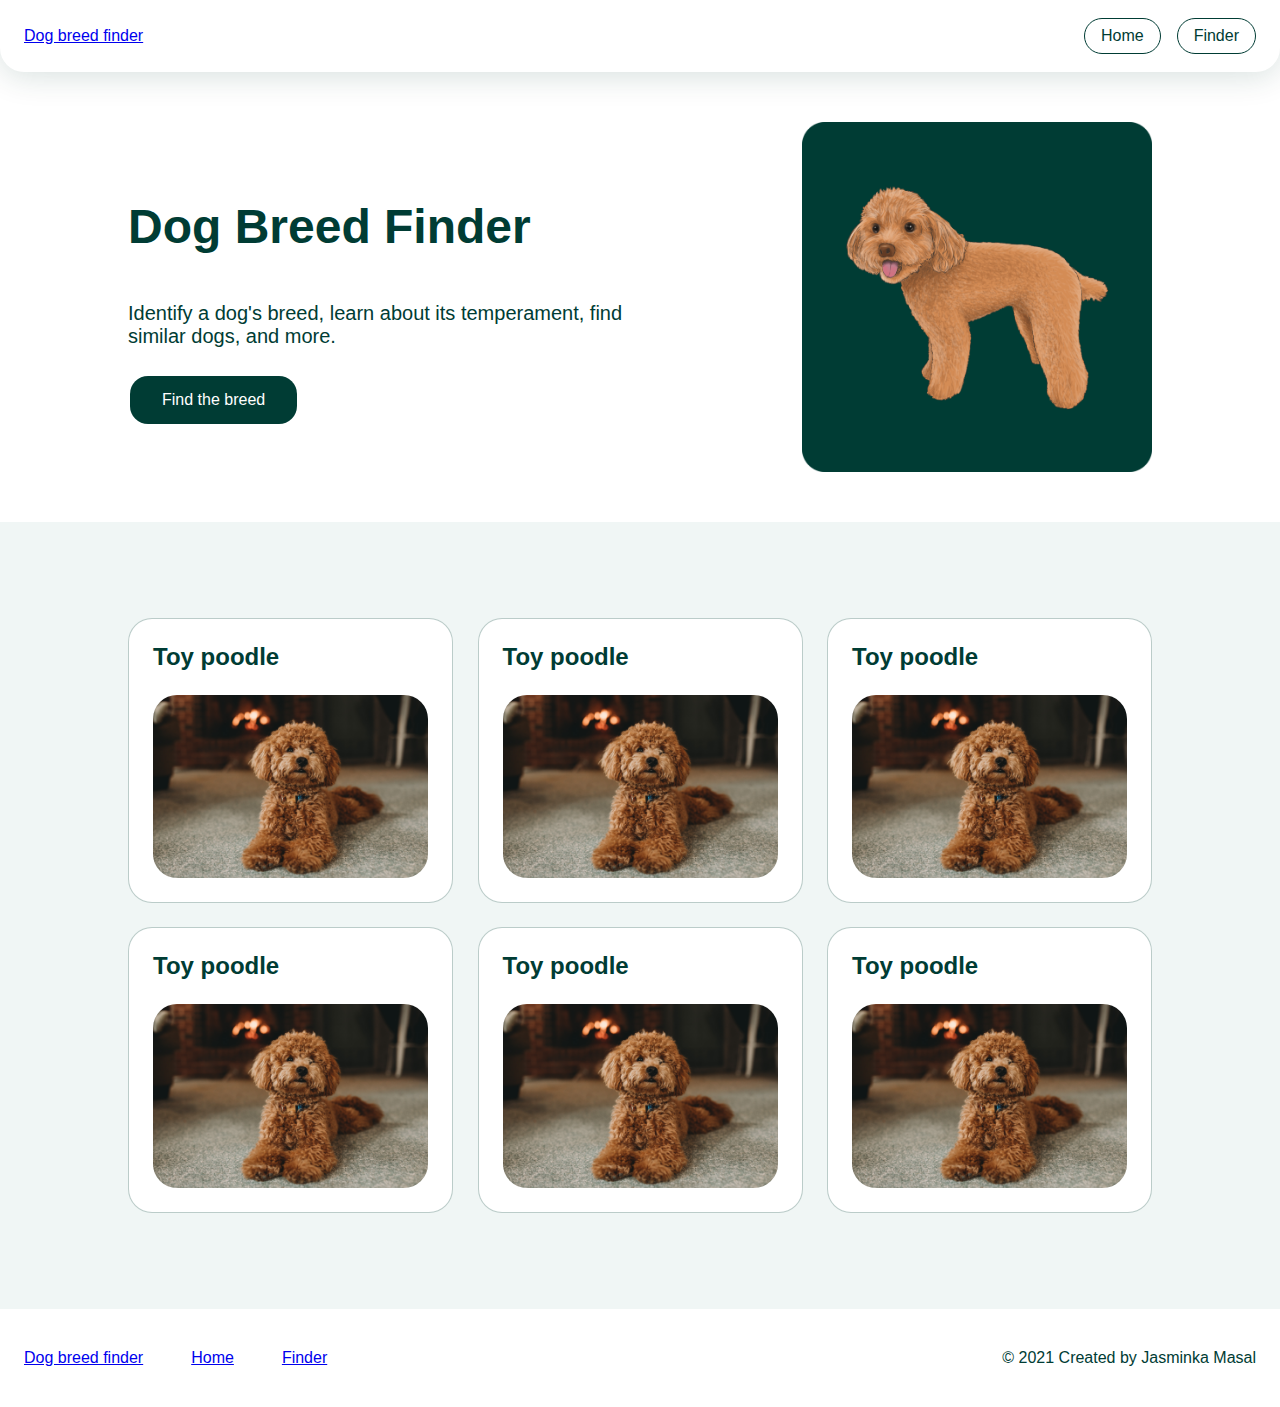
<file: index.html>
<!DOCTYPE html>
<html>

<head> 
    <link rel="stylesheet" href="https://fonts.google.com/specimen/Roboto?query=roboto">
    <link rel="stylesheet" href="https://fonts.google.com/specimen/Merriweather?query=me#standard-styles">

    <link rel="stylesheet" href="index-style.css">
    <script src="main.js"></script>
    <title>Dog breed finder</title>
  </head>

<body class="wrapper">
    
    <div class="navigation-bar">
        <a href="index.html" class="logo">Dog breed finder</a>
        <div class="navigation-items">
            <ul class="navigation-bar-list">
                <li class="navigation-bar-list-item">
                    <a href="index.html">Home</a>
                </li>

                <li class="navigation-bar-list-item"> 
                    <a href="breed-finder.html">Finder</a>
                </li>
            </ul>
        </div>
    </div>
    
        <div class="hero">
            <div class="hero-info-container">
            <h1 class="hero-title">Dog Breed Finder</h1>  
            <p class="hero-description">Identify a dog's breed, learn about its temperament, find similar dogs, and more.</p>
            <button class="hero-button" id="find-breed-button">Find the breed</button>
            </div>
            <div class="hero-image-container">
            <img src="home-image.png" alt="brown-dog" >
            </div>
        </div>
        
       <div class="cards-wrapper">
            <div class="content-cards-row">
                <div class="content-card">
                    <p class="content-card-name">Toy poodle</p>
                    <img src="poodle.jpg" alt="red poodle" class="card-image">
                    <ul class="breed-caracterics">
                        <li> Hypoallergenic: Yes</li>
                        <li>Life expectancy: 12 – 15 years </li>
                        <li>Colors: Black, White, Apricot, Cream,  Brown, Gray</li>
                        <li>Origin: France, Germany</li>
                        <li>Height: Toy Poodle: 24 – 28 cm</li>
                        <li>Temperament: Intelligent, Alert, Active, Trainable</li>
                    </ul>
                </div>

                <div class="content-card">
                    <p class="content-card-name middle-card">Toy poodle</p>
                    <img src="poodle.jpg" alt="red poodle" class="card-image">
                    <ul class="breed-caracterics">
                        <li> Hypoallergenic: Yes</li>
                        <li>Life expectancy: 12 – 15 years </li>
                        <li>Colors: Black, White, Apricot, Cream, Brown, Gray</li>
                        <li>Origin: France, Germany</li>
                        <li>Height: Toy Poodle: 24 – 28 cm</li>
                        <li>Temperament: Intelligent, Alert, Active, Trainable</li>
                    </ul>
                </div>

                <div class="content-card">
                    <p class="content-card-name">Toy poodle</p>
                    <img src="poodle.jpg" alt="red poodle" class="card-image">
                    <ul class="breed-caracterics">
                        <li> Hypoallergenic: Yes</li>
                        <li>Life expectancy: 12 – 15 years </li>
                        <li>Colors: Black, White, Apricot, Cream</li>
                        <li>Origin: France, Germany</li>
                        <li>Height: Toy Poodle: 24 – 28 cm</li>
                        <li>Temperament: Intelligent, Alert, Active, Trainable</li>
                    </ul>
                </div>
            </div>

            <div class="content-cards-row">
                <div class="content-card">
                    <p class="content-card-name">Toy poodle</p>
                    <img src="poodle.jpg" alt="red poodle" class="card-image">
                    <ul class="breed-caracterics">
                        <li> Hypoallergenic: Yes</li>
                        <li>Life expectancy: 12 – 15 years </li>
                        <li>Colors: Black, White, Apricot, Cream</li>
                        <li>Origin: France, Germany</li>
                        <li>Height: Toy Poodle: 24 – 28 cm</li>
                        <li>Temperament: Intelligent, Alert, Active, Trainable</li>
                    </ul>
                </div>

                <div class="content-card">
                    <p class="content-card-name">Toy poodle</p>
                    <img src="poodle.jpg" alt="red poodle" class="card-image">
                    <ul class="breed-caracterics">
                        <li> Hypoallergenic: Yes</li>
                        <li>Life expectancy: 12 – 15 years </li>
                        <li>Colors: Black, White, Apricot, Cream</li>
                        <li>Origin: France, Germany</li>
                        <li>Height: Toy Poodle: 24 – 28 cm</li>
                        <li>Temperament: Intelligent, Alert, Active, Trainable</li>
                    </ul>
                </div>

                <div class="content-card">
                    <p class="content-card-name">Toy poodle</p>
                    <img src="poodle.jpg" alt="red poodle" class="card-image">
                    <ul class="breed-caracterics">
                        <li> Hypoallergenic: Yes</li>
                        <li>Life expectancy: 12 – 15 years </li>
                        <li>Colors: Black, White, Apricot, Cream</li>
                        <li>Origin: France, Germany</li>
                        <li>Height: Toy Poodle: 24 – 28 cm</li>
                        <li>Temperament: Intelligent, Alert, Active, Trainable</li>
                    </ul>
                </div>
            </div>
        </div>

    <div class="footer">
        <div class="footer-left">
            <a href="index.html" class="logo">Dog breed finder</a>
            <a href="index.html">Home</a>
            <a href="breed-finder.html">Finder</a>
        </div>
       
        <p class="footer-right">© 2021 Created by Jasminka Masal</p>
    </div>

</body>
</html>
</file>
<file: index-style.css>
.wrapper {
  display: grid;
  margin: 0px;
  font-family: Roboto, sans-serif;
  
}

.navigation-bar {
    display: flex;
    border-radius: 0 0 24px 24px;
    box-shadow: 0px 4px 32px rgb(0 60 52 / 16%);
    height: 72px;
    min-height: 72px;
    align-items: center;
    justify-content: space-between;
    padding: 0 24px;
    padding-top: 0px;
    padding-right: 24px;
    padding-bottom: 0px;
    padding-left: 24px;
}

.hero {
    margin-top: 50px;
    margin-bottom: 50px;
    display: flex;
    max-height: 350px;
    align-items: center;
    width: 1024px;
    justify-self: center;
    margin-left: 24px;
    margin-right: 24px;
}

.hero-info-container {
    flex:1;
}
.hero-title {
  font-size: 48px;
  color: #003c34;
  margin-bottom: 48px;
}

.hero-description{
  max-width: 500px;
  font-size:20px;
  color: #003c34;
  margin-bottom: 24px;
}

.hero-image-container {
    max-height: 350px;
    flex:1;
}

.hero-image-container img {
    display: block;
    height: auto;
    max-height: inherit;
    margin-left: auto;
}

.hero-button{
  background-color: #003c34;
  border: none;
  color: white;
  padding: 15px 32px;
  text-align: center;
  text-decoration: none;
  display: inline-block;
  font-size: 16px;
  margin: 4px 2px;
  border-radius: 18px;
  cursor: pointer;
  align-content: end;
}

.cards-wrapper{
  background-color: #f0f6f5;
  display: flex;
  flex-direction: column;
  padding-top: 96px;
  padding-bottom: 72px;
}

.content-cards-row {
  justify-content: space-between;
  display: flex;
  max-height: 400px;
  width: 1024px;
  align-self: center;
  margin-bottom: 24px;
}

.content-card {
  display: flex;
  flex-direction:column;
  box-sizing: border-box;
  max-width: 325px;
  border: 1px solid #78999480;
  border-radius: 24px;
  padding-bottom:24px;
  padding-left:24px;
  padding-right:24px;
  /* margin-left: 24px; */
  background-color: white;
}


.content-card:hover{
  background-color: #003c34;
  transition:  ease-in;
  /* min-width: 350px; */
} 

.content-card:hover .content-card-name{
  font-size: 24px;
  font-weight: 700;
  font-family: Roboto, sans-serif;
  color: #ffffff;
}

.content-card:hover .breed-caracterics {
  display: block;
  background-color: #003c34;
  color: #ffffff;
  overflow-wrap: break-word;
  line-height: 1.33;
  padding-left: 24px;
  margin: 0px;
}

.breed-caracterics {
  display: none;
}

.breed-caracterics li {
  word-break: break-all;
}

.content-card:hover .card-image{
  display: none;
  /* opacity: 0; */
}

.card-image {
  display: block;
  /* max-height: 200px; */
  border-radius: 24px;
  width: inherit;
}

.content-card-name{
  font-size: 24px;
    font-weight: 700;
    font-family: Roboto, sans-serif;
    color: #003c34;
}



.content-second-row {
  display: flex;
  justify-content: space-between;
}

.content-third-row {
  display: flex;
}

.navigation-bar-list { 
    list-style-type: none;
    padding: 0;
    overflow: hidden;
    background-color: #fff;
  }
  .navigation-bar-list-item { 
    float: left;
    margin-left: 16px;
  }

  .navigation-bar-list-item a {
    border-style:solid;
    border-width: 1px;
    border-color: rgb(0, 60, 52);
    border-radius: 18px;
    display: block;
    color:rgb(0, 60, 52);
    text-align: center;
    padding: 8px 16px;
    text-decoration: none;
  }
  li a:hover {
    background-color: rgb(0, 60, 52);
    color:#fff;
    border-radius: 18px;
  }

  .footer{
    display: flex;
    justify-content: space-between;
    padding: 24px;
  }

  .footer-left{
    display: flex;
    align-items: center;
  }
  
  .footer-right {
    color: rgb(0, 60, 52);
  }
  
  .footer a{
    margin-right: 48px;
  }
</file>
